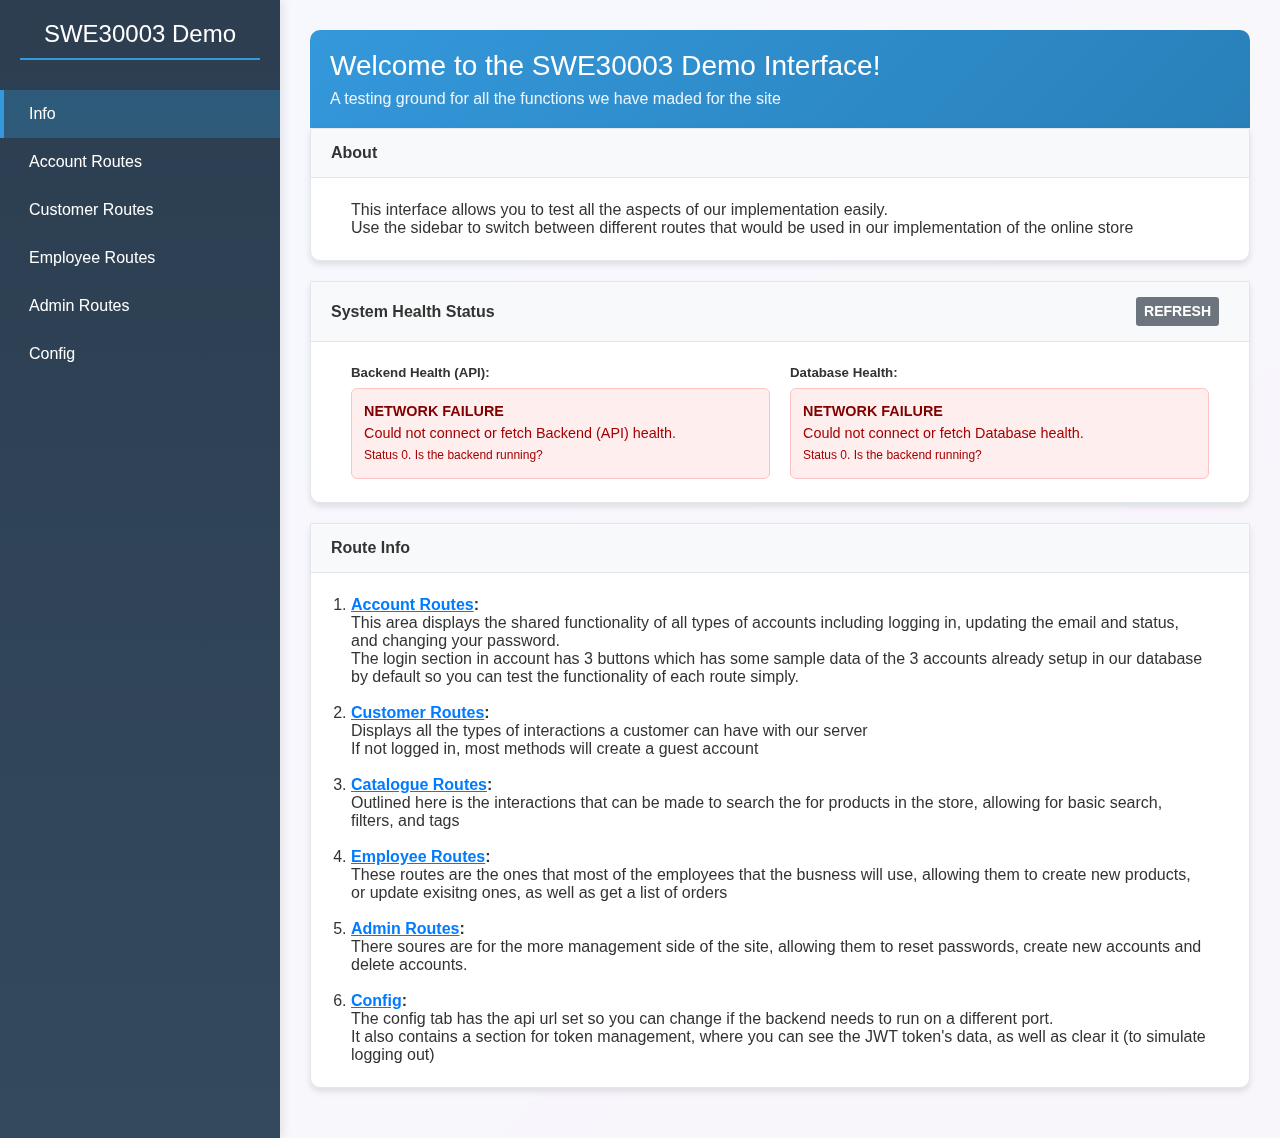
<file: frontend/index.html>
<!DOCTYPE html>
<html lang="en">
<head>
    <meta charset="UTF-8">
    <meta name="viewport" content="width=device-width, initial-scale=1.0">
    <title>SWE30003 Demo</title>
    <link rel="stylesheet" href="styles.css">
</head>
<body>
    <div class="container">
        <div class="sidebar">
            <h2>SWE30003 Demo</h2>
            <div class="nav-item active" data-section="info">
                Info
            </div>
            <div class="nav-item" data-section="accounts">
                Account Routes
            </div>
            <div class="nav-item" data-section="customer">
                Customer Routes
            </div>
            <div class="nav-item" data-section="employee">
                Employee Routes
            </div>
            <div class="nav-item" data-section="admin">
                Admin Routes
            </div>
            <div class="nav-item" data-section="config">
                Config
            </div>
        </div>

        <div id="main-content-area" class="main-content">
        </div>
    </div>

    <script src="js/info.js"></script>
    <script src="js/config.js"></script>
    <script src="js/accounts.js"></script>
    <script src="js/admin.js"></script>
    <script src="js/customer.js"></script>
    <script src="js/employee.js"></script>
    <script src="main.js"></script>
</body>
</html>
</file>
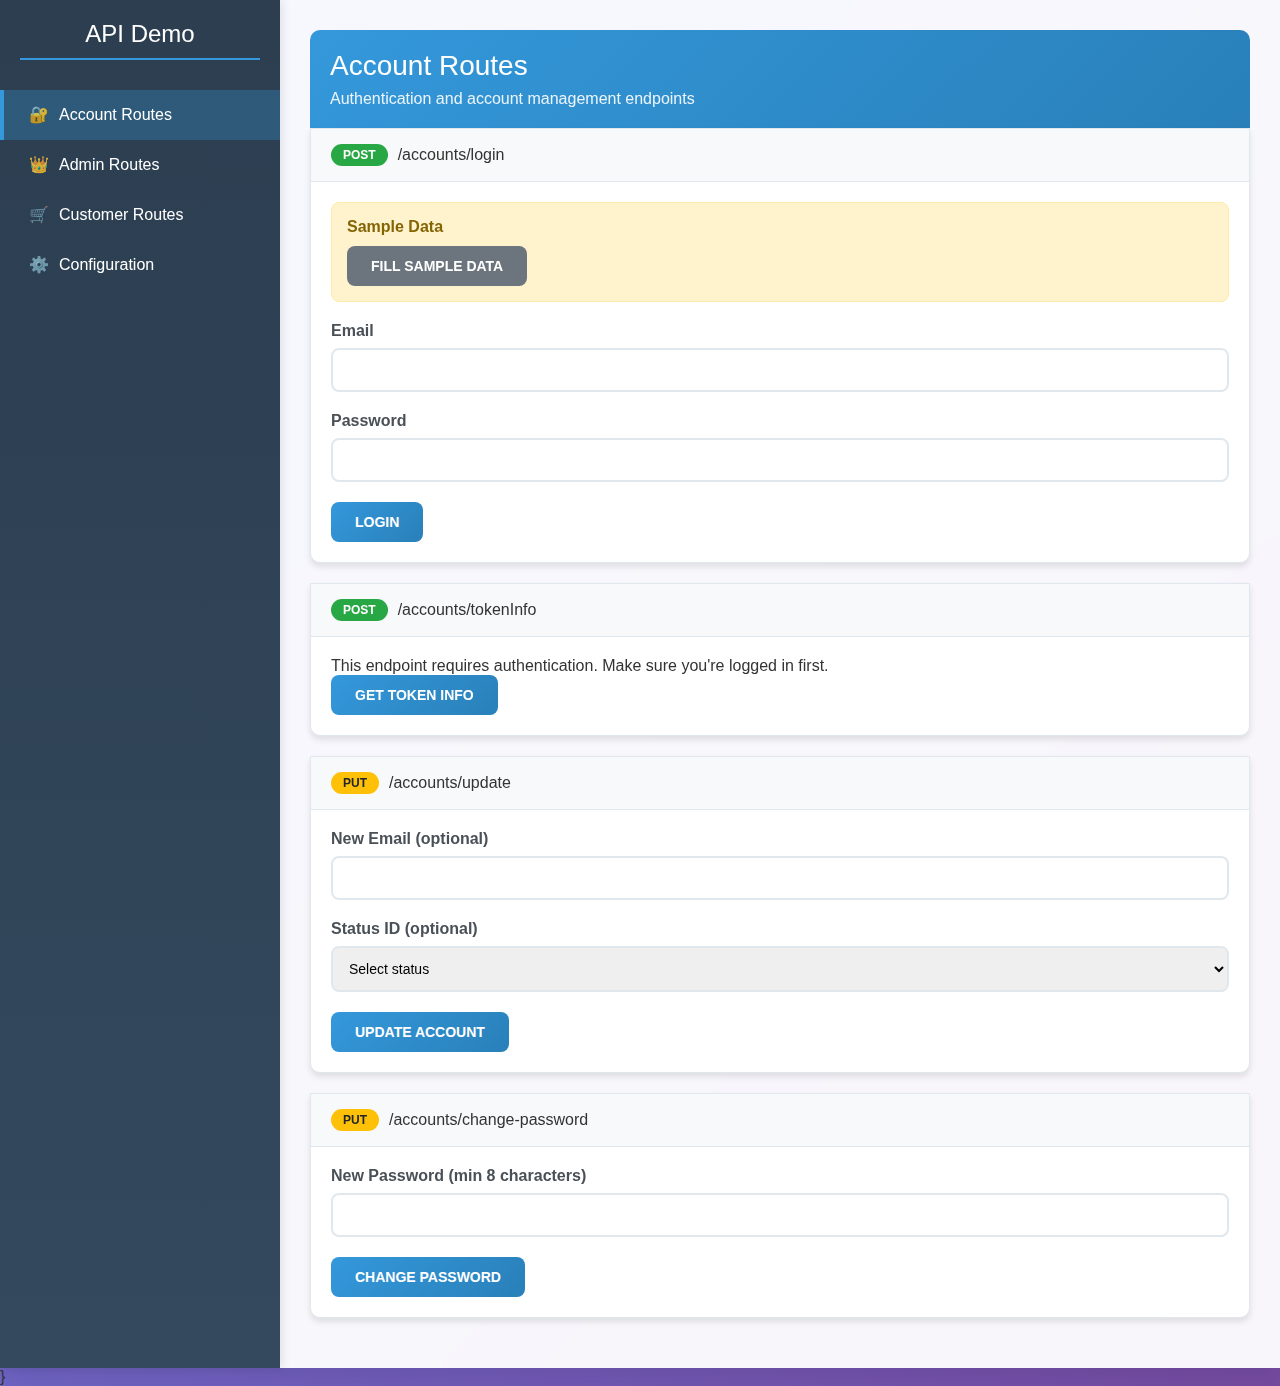
<file: frontend/fastapi_demo.html>
<!DOCTYPE html>
<html lang="en">
<head>
    <meta charset="UTF-8">
    <meta name="viewport" content="width=device-width, initial-scale=1.0">
    <title>FastAPI Routes Demo</title>
    <style>
        * {
            margin: 0;
            padding: 0;
            box-sizing: border-box;
        }

        body {
            font-family: 'Segoe UI', Tahoma, Geneva, Verdana, sans-serif;
            background: linear-gradient(135deg, #667eea 0%, #764ba2 100%);
            min-height: 100vh;
            color: #333;
        }

        .container {
            display: flex;
            min-height: 100vh;
            background: rgba(255, 255, 255, 0.95);
            backdrop-filter: blur(10px);
            box-shadow: 0 8px 32px rgba(0, 0, 0, 0.1);
        }

        .sidebar {
            width: 280px;
            background: linear-gradient(180deg, #2c3e50 0%, #34495e 100%);
            color: white;
            padding: 20px 0;
            box-shadow: 2px 0 10px rgba(0, 0, 0, 0.1);
        }

        .sidebar h2 {
            text-align: center;
            margin-bottom: 30px;
            font-weight: 300;
            font-size: 24px;
            border-bottom: 2px solid #3498db;
            padding-bottom: 10px;
            margin-left: 20px;
            margin-right: 20px;
        }

        .nav-item {
            padding: 15px 25px;
            cursor: pointer;
            transition: all 0.3s ease;
            border-left: 4px solid transparent;
            display: flex;
            align-items: center;
            gap: 10px;
        }

        .nav-item:hover {
            background: rgba(52, 152, 219, 0.2);
            border-left-color: #3498db;
            transform: translateX(5px);
        }

        .nav-item.active {
            background: rgba(52, 152, 219, 0.3);
            border-left-color: #3498db;
        }

        .nav-icon {
            width: 20px;
            height: 20px;
            opacity: 0.8;
        }

        .main-content {
            flex: 1;
            padding: 30px;
            overflow-y: auto;
        }

        .content-section {
            display: none;
            animation: fadeIn 0.3s ease-in;
        }

        .content-section.active {
            display: block;
        }

        @keyframes fadeIn {
            from { opacity: 0; transform: translateY(10px); }
            to { opacity: 1; transform: translateY(0); }
        }

        .section-header {
            background: linear-gradient(135deg, #3498db, #2980b9);
            color: white;
            padding: 20px;
            border-radius: 10px 10px 0 0;
            margin-bottom: 0;
        }

        .section-header h3 {
            font-size: 28px;
            font-weight: 300;
        }

        .section-header p {
            margin-top: 8px;
            opacity: 0.9;
        }

        .endpoint-card {
            background: white;
            border: 1px solid #e1e8ed;
            border-radius: 0 0 10px 10px;
            margin-bottom: 20px;
            box-shadow: 0 4px 6px rgba(0, 0, 0, 0.1);
            overflow: hidden;
        }

        .endpoint-header {
            background: #f8f9fa;
            padding: 15px 20px;
            border-bottom: 1px solid #e1e8ed;
            display: flex;
            align-items: center;
            gap: 10px;
        }

        .method-badge {
            padding: 4px 12px;
            border-radius: 20px;
            font-size: 12px;
            font-weight: bold;
            text-transform: uppercase;
        }

        .method-post { background: #28a745; color: white; }
        .method-get { background: #007bff; color: white; }
        .method-put { background: #ffc107; color: #212529; }
        .method-delete { background: #dc3545; color: white; }

        .endpoint-body {
            padding: 20px;
        }

        .form-group {
            margin-bottom: 20px;
        }

        .form-group label {
            display: block;
            margin-bottom: 8px;
            font-weight: 600;
            color: #495057;
        }

        .form-control {
            width: 100%;
            padding: 12px;
            border: 2px solid #e1e8ed;
            border-radius: 8px;
            font-size: 14px;
            transition: all 0.3s ease;
        }

        .form-control:focus {
            outline: none;
            border-color: #3498db;
            box-shadow: 0 0 0 3px rgba(52, 152, 219, 0.1);
        }

        .btn {
            padding: 12px 24px;
            border: none;
            border-radius: 8px;
            cursor: pointer;
            font-size: 14px;
            font-weight: 600;
            text-transform: uppercase;
            transition: all 0.3s ease;
            margin-right: 10px;
        }

        .btn-primary {
            background: linear-gradient(135deg, #3498db, #2980b9);
            color: white;
        }

        .btn-primary:hover {
            transform: translateY(-2px);
            box-shadow: 0 4px 12px rgba(52, 152, 219, 0.3);
        }

        .btn-secondary {
            background: #6c757d;
            color: white;
        }

        .btn-secondary:hover {
            background: #5a6268;
            transform: translateY(-1px);
        }

        .response-container {
            margin-top: 20px;
            padding: 15px;
            background: #f8f9fa;
            border-radius: 8px;
            border-left: 4px solid #3498db;
        }

        .response-container h4 {
            margin-bottom: 10px;
            color: #495057;
        }

        .response-content {
            background: #2d3748;
            color: #e2e8f0;
            padding: 15px;
            border-radius: 6px;
            font-family: 'Courier New', monospace;
            font-size: 13px;
            line-height: 1.4;
            white-space: pre-wrap;
            word-wrap: break-word;
            max-height: 300px;
            overflow-y: auto;
        }

        .token-display {
            background: #e8f5e8;
            border: 1px solid #c3e6c3;
            padding: 10px;
            border-radius: 6px;
            margin-bottom: 15px;
            font-family: monospace;
            font-size: 12px;
            word-break: break-all;
        }

        .fake-data-section {
            background: #fff3cd;
            border: 1px solid #ffeaa7;
            border-radius: 8px;
            padding: 15px;
            margin-bottom: 20px;
        }

        .fake-data-section h4 {
            margin-bottom: 10px;
            color: #856404;
        }

        .grid {
            display: grid;
            grid-template-columns: repeat(auto-fit, minmax(300px, 1fr));
            gap: 20px;
        }

        .loading {
            opacity: 0.6;
            pointer-events: none;
        }

        .error {
            color: #dc3545;
            background: #f8d7da;
            border: 1px solid #f5c6cb;
            padding: 10px;
            border-radius: 6px;
            margin-top: 10px;
        }

        .success {
            color: #155724;
            background: #d4edda;
            border: 1px solid #c3e6cb;
            padding: 10px;
            border-radius: 6px;
            margin-top: 10px;
        }
    </style>
</head>
<body>
    <div class="container">
        <div class="sidebar">
            <h2>API Demo</h2>
            <div class="nav-item active" data-section="accounts">
                <span class="nav-icon">🔐</span>
                Account Routes
            </div>
            <div class="nav-item" data-section="admin">
                <span class="nav-icon">👑</span>
                Admin Routes
            </div>
            <div class="nav-item" data-section="customer">
                <span class="nav-icon">🛒</span>
                Customer Routes
            </div>
            <div class="nav-item" data-section="config">
                <span class="nav-icon">⚙️</span>
                Configuration
            </div>
        </div>

        <div class="main-content">
            <!-- Configuration Section -->
            <div id="config" class="content-section">
                <div class="section-header">
                    <h3>Configuration</h3>
                    <p>Set up your API base URL and manage authentication tokens</p>
                </div>
                <div class="endpoint-card">
                    <div class="endpoint-body">
                        <div class="form-group">
                            <label for="apiBaseUrl">API Base URL</label>
                            <input type="text" id="apiBaseUrl" class="form-control" value="http://localhost:8000/api/v1/endpoints" placeholder="http://localhost:8000/api/v1/endpoints">
                        </div>
                        
                        <div id="currentToken" class="token-display" style="display: none;">
                            <strong>Current Token:</strong>
                            <div id="tokenValue"></div>
                            <button onclick="clearToken()" class="btn btn-secondary" style="margin-top: 10px;">Clear Token</button>
                        </div>
                        
                        <button onclick="saveConfig()" class="btn btn-primary">Save Configuration</button>
                    </div>
                </div>
            </div>

            <!-- Account Routes Section -->
            <div id="accounts" class="content-section active">
                <div class="section-header">
                    <h3>Account Routes</h3>
                    <p>Authentication and account management endpoints</p>
                </div>

                <!-- Login -->
                <div class="endpoint-card">
                    <div class="endpoint-header">
                        <span class="method-badge method-post">POST</span>
                        <span>/accounts/login</span>
                    </div>
                    <div class="endpoint-body">
                        <div class="fake-data-section">
                            <h4>Sample Data</h4>
                            <button onclick="fillLoginData()" class="btn btn-secondary">Fill Sample Data</button>
                        </div>
                        
                        <form id="loginForm">
                            <div class="form-group">
                                <label for="loginEmail">Email</label>
                                <input type="email" id="loginEmail" class="form-control" required>
                            </div>
                            <div class="form-group">
                                <label for="loginPassword">Password</label>
                                <input type="password" id="loginPassword" class="form-control" required>
                            </div>
                            <button type="submit" class="btn btn-primary">Login</button>
                        </form>
                        <div id="loginResponse" class="response-container" style="display: none;">
                            <h4>Response:</h4>
                            <div class="response-content"></div>
                        </div>
                    </div>
                </div>

                <!-- Token Info -->
                <div class="endpoint-card">
                    <div class="endpoint-header">
                        <span class="method-badge method-post">POST</span>
                        <span>/accounts/tokenInfo</span>
                    </div>
                    <div class="endpoint-body">
                        <p>This endpoint requires authentication. Make sure you're logged in first.</p>
                        <button onclick="getTokenInfo()" class="btn btn-primary">Get Token Info</button>
                        <div id="tokenInfoResponse" class="response-container" style="display: none;">
                            <h4>Response:</h4>
                            <div class="response-content"></div>
                        </div>
                    </div>
                </div>

                <!-- Update Account -->
                <div class="endpoint-card">
                    <div class="endpoint-header">
                        <span class="method-badge method-put">PUT</span>
                        <span>/accounts/update</span>
                    </div>
                    <div class="endpoint-body">
                        <form id="updateAccountForm">
                            <div class="form-group">
                                <label for="updateEmail">New Email (optional)</label>
                                <input type="email" id="updateEmail" class="form-control">
                            </div>
                            <div class="form-group">
                                <label for="updateStatus">Status ID (optional)</label>
                                <select id="updateStatus" class="form-control">
                                    <option value="">Select status</option>
                                    <option value="1">Active (1)</option>
                                    <option value="0">Inactive (0)</option>
                                </select>
                            </div>
                            <button type="submit" class="btn btn-primary">Update Account</button>
                        </form>
                        <div id="updateAccountResponse" class="response-container" style="display: none;">
                            <h4>Response:</h4>
                            <div class="response-content"></div>
                        </div>
                    </div>
                </div>

                <!-- Change Password -->
                <div class="endpoint-card">
                    <div class="endpoint-header">
                        <span class="method-badge method-put">PUT</span>
                        <span>/accounts/change-password</span>
                    </div>
                    <div class="endpoint-body">
                        <form id="changePasswordForm">
                            <div class="form-group">
                                <label for="newPassword">New Password (min 8 characters)</label>
                                <input type="password" id="newPassword" class="form-control" minlength="8" required>
                            </div>
                            <button type="submit" class="btn btn-primary">Change Password</button>
                        </form>
                        <div id="changePasswordResponse" class="response-container" style="display: none;">
                            <h4>Response:</h4>
                            <div class="response-content"></div>
                        </div>
                    </div>
                </div>
            </div>

            <!-- Admin Routes Section -->
            <div id="admin" class="content-section">
                <div class="section-header">
                    <h3>Admin Routes</h3>
                    <p>Administrative functions requiring admin privileges</p>
                </div>

                <!-- Create Account -->
                <div class="endpoint-card">
                    <div class="endpoint-header">
                        <span class="method-badge method-post">POST</span>
                        <span>/admin/createAccount</span>
                    </div>
                    <div class="endpoint-body">
                        <div class="fake-data-section">
                            <h4>Sample Data</h4>
                            <button onclick="fillCreateAccountData()" class="btn btn-secondary">Fill Sample Data</button>
                        </div>
                        
                        <form id="createAccountForm">
                            <div class="form-group">
                                <label for="createAccountEmail">Email</label>
                                <input type="email" id="createAccountEmail" class="form-control" required>
                            </div>
                            <div class="form-group">
                                <label for="createAccountPassword">Password (min 8 characters)</label>
                                <input type="password" id="createAccountPassword" class="form-control" minlength="8" required>
                            </div>
                            <div class="form-group">
                                <label for="createAccountRole">Role ID</label>
                                <select id="createAccountRole" class="form-control" required>
                                    <option value="">Select role</option>
                                    <option value="1">Admin (1)</option>
                                    <option value="2">Customer (2)</option>
                                    <option value="3">Staff (3)</option>
                                </select>
                            </div>
                            <button type="submit" class="btn btn-primary">Create Account</button>
                        </form>
                        <div id="createAccountResponse" class="response-container" style="display: none;">
                            <h4>Response:</h4>
                            <div class="response-content"></div>
                        </div>
                    </div>
                </div>

                <!-- Change Others Password -->
                <div class="endpoint-card">
                    <div class="endpoint-header">
                        <span class="method-badge method-put">PUT</span>
                        <span>/admin/changeOthersPassword</span>
                    </div>
                    <div class="endpoint-body">
                        <form id="changeOthersPasswordForm">
                            <div class="form-group">
                                <label for="othersNewPassword">New Password (min 8 characters)</label>
                                <input type="password" id="othersNewPassword" class="form-control" minlength="8" required>
                            </div>
                            <div class="form-group">
                                <label for="targetAccountId">Account ID</label>
                                <input type="number" id="targetAccountId" class="form-control" required>
                            </div>
                            <button type="submit" class="btn btn-primary">Change Password</button>
                        </form>
                        <div id="changeOthersPasswordResponse" class="response-container" style="display: none;">
                            <h4>Response:</h4>
                            <div class="response-content"></div>
                        </div>
                    </div>
                </div>

                <!-- Deactivate Account -->
                <div class="endpoint-card">
                    <div class="endpoint-header">
                        <span class="method-badge method-put">PUT</span>
                        <span>/admin/deactivateAccount</span>
                    </div>
                    <div class="endpoint-body">
                        <form id="deactivateAccountForm">
                            <div class="form-group">
                                <label for="deactivateAccountId">Account ID</label>
                                <input type="number" id="deactivateAccountId" class="form-control" required>
                            </div>
                            <button type="submit" class="btn btn-primary">Deactivate Account</button>
                        </form>
                        <div id="deactivateAccountResponse" class="response-container" style="display: none;">
                            <h4>Response:</h4>
                            <div class="response-content"></div>
                        </div>
                    </div>
                </div>

                <!-- Delete Account -->
                <div class="endpoint-card">
                    <div class="endpoint-header">
                        <span class="method-badge method-delete">DELETE</span>
                        <span>/admin/deleteAccount</span>
                    </div>
                    <div class="endpoint-body">
                        <form id="deleteAccountForm">
                            <div class="form-group">
                                <label for="deleteAccountId">Account ID</label>
                                <input type="number" id="deleteAccountId" class="form-control" required>
                            </div>
                            <button type="submit" class="btn btn-primary">Delete Account</button>
                        </form>
                        <div id="deleteAccountResponse" class="response-container" style="display: none;">
                            <h4>Response:</h4>
                            <div class="response-content"></div>
                        </div>
                    </div>
                </div>

                <!-- Get All Accounts -->
                <div class="endpoint-card">
                    <div class="endpoint-header">
                        <span class="method-badge method-get">GET</span>
                        <span>/admin/accounts</span>
                    </div>
                    <div class="endpoint-body">
                        <button onclick="getAllAccounts()" class="btn btn-primary">Get All Accounts</button>
                        <div id="getAllAccountsResponse" class="response-container" style="display: none;">
                            <h4>Response:</h4>
                            <div class="response-content"></div>
                        </div>
                    </div>
                </div>
            </div>

            <!-- Customer Routes Section -->
            <div id="customer" class="content-section">
                <div class="section-header">
                    <h3>Customer Routes</h3>
                    <p>Customer registration and shopping cart management</p>
                </div>

                <!-- Register -->
                <div class="endpoint-card">
                    <div class="endpoint-header">
                        <span class="method-badge method-post">POST</span>
                        <span>/customer/register</span>
                    </div>
                    <div class="endpoint-body">
                        <div class="fake-data-section">
                            <h4>Sample Data</h4>
                            <button onclick="fillRegisterData()" class="btn btn-secondary">Fill Sample Data</button>
                        </div>
                        
                        <form id="registerForm">
                            <div class="form-group">
                                <label for="registerEmail">Email</label>
                                <input type="email" id="registerEmail" class="form-control" required>
                            </div>
                            <div class="form-group">
                                <label for="registerPassword">Password</label>
                                <input type="password" id="registerPassword" class="form-control" required>
                            </div>
                            <button type="submit" class="btn btn-primary">Register</button>
                        </form>
                        <div id="registerResponse" class="response-container" style="display: none;">
                            <h4>Response:</h4>
                            <div class="response-content"></div>
                        </div>
                    </div>
                </div>

                <!-- Get Trolly -->
                <div class="endpoint-card">
                    <div class="endpoint-header">
                        <span class="method-badge method-get">GET</span>
                        <span>/customer/trolly</span>
                    </div>
                    <div class="endpoint-body">
                        <p>Requires customer authentication. Login as a customer first.</p>
                        <button onclick="getTrolly()" class="btn btn-primary">Get Shopping Cart</button>
                        <div id="getTrollyResponse" class="response-container" style="display: none;">
                            <h4>Response:</h4>
                            <div class="response-content"></div>
                        </div>
                    </div>
                </div>

                <!-- Add to Trolly -->
                <div class="endpoint-card">
                    <div class="endpoint-header">
                        <span class="method-badge method-post">POST</span>
                        <span>/customer/trolly/add</span>
                    </div>
                    <div class="endpoint-body">
                        <div class="fake-data-section">
                            <h4>Sample Data</h4>
                            <button onclick="fillTrollyData()" class="btn btn-secondary">Fill Sample Data</button>
                        </div>
                        
                        <form id="addToTrollyForm">
                            <div class="form-group">
                                <label for="addProductId">Product ID</label>
                                <input type="number" id="addProductId" class="form-control" required>
                            </div>
                            <div class="form-group">
                                <label for="addAmount">Amount</label>
                                <input type="number" id="addAmount" class="form-control" value="1" min="1" required>
                            </div>
                            <button type="submit" class="btn btn-primary">Add to Cart</button>
                        </form>
                        <div id="addToTrollyResponse" class="response-container" style="display: none;">
                            <h4>Response:</h4>
                            <div class="response-content"></div>
                        </div>
                    </div>
                </div>

                <!-- Remove from Trolly -->
                <div class="endpoint-card">
                    <div class="endpoint-header">
                        <span class="method-badge method-post">POST</span>
                        <span>/customer/trolly/remove</span>
                    </div>
                    <div class="endpoint-body">
                        <form id="removeFromTrollyForm">
                            <div class="form-group">
                                <label for="removeProductId">Product ID</label>
                                <input type="number" id="removeProductId" class="form-control" required>
                            </div>
                            <div class="form-group">
                                <label for="removeAmount">Amount</label>
                                <input type="number" id="removeAmount" class="form-control" value="1" min="1" required>
                            </div>
                            <button type="submit" class="btn btn-primary">Remove from Cart</button>
                        </form>
                        <div id="removeFromTrollyResponse" class="response-container" style="display: none;">
                            <h4>Response:</h4>
                            <div class="response-content"></div>
                        </div>
                    </div>
                </div>

                <!-- Clear Trolly -->
                <div class="endpoint-card">
                    <div class="endpoint-header">
                        <span class="method-badge method-post">POST</span>
                        <span>/customer/trolly/clear</span>
                    </div>
                    <div class="endpoint-body">
                        <p>Clear all items from the shopping cart.</p>
                        <button onclick="clearTrolly()" class="btn btn-primary">Clear Cart</button>
                        <div id="clearTrollyResponse" class="response-container" style="display: none;">
                            <h4>Response:</h4>
                            <div class="response-content"></div>
                        </div>
                    </div>
                </div>
            </div>
        </div>
    </div>

    <script>
        // Global configuration
        let API_BASE_URL = 'http://localhost:8000/api';
        let AUTH_TOKEN = null;

        // Initialize the application
        document.addEventListener('DOMContentLoaded', function() {
            // Load saved configuration
            loadConfig();
            
            // Set up navigation
            setupNavigation();
            
            // Set up form handlers
            setupFormHandlers();
            
            // Update token display
            updateTokenDisplay();
        });

        function loadConfig() {
            const savedUrl = localStorage.getItem('apiBaseUrl');
            const savedToken = localStorage.getItem('authToken');
            
            if (savedUrl) {
                API_BASE_URL = savedUrl;
                document.getElementById('apiBaseUrl').value = savedUrl;
            }
            
            if (savedToken) {
                AUTH_TOKEN = savedToken;
                updateTokenDisplay();
            }
        }

        function saveConfig() {
            const url = document.getElementById('apiBaseUrl').value.trim();
            if (url) {
                API_BASE_URL = url;
                localStorage.setItem('apiBaseUrl', url);
                showNotification('Configuration saved successfully!', 'success');
            }
        }

        function clearToken() {
            AUTH_TOKEN = null;
            localStorage.removeItem('authToken');
            updateTokenDisplay();
            showNotification('Token cleared successfully!', 'success');
        }

        function updateTokenDisplay() {
            const tokenDisplay = document.getElementById('currentToken');
            const tokenValue = document.getElementById('tokenValue');
            
            if (AUTH_TOKEN) {
                tokenDisplay.style.display = 'block';
                tokenValue.textContent = AUTH_TOKEN;
            } else {
                tokenDisplay.style.display = 'none';
            }
        }

        function setupNavigation() {
            const navItems = document.querySelectorAll('.nav-item');
            const sections = document.querySelectorAll('.content-section');
            
            navItems.forEach(item => {
                item.addEventListener('click', function() {
                    const targetSection = this.getAttribute('data-section');
                    
                    // Update active nav item
                    navItems.forEach(nav => nav.classList.remove('active'));
                    this.classList.add('active');
                    
                    // Update active section
                    sections.forEach(section => section.classList.remove('active'));
                    document.getElementById(targetSection).classList.add('active');
                });
            });
        }

        function setupFormHandlers() {
            // Login form
            document.getElementById('loginForm').addEventListener('submit', handleLogin);
            
            // Update account form
            document.getElementById('updateAccountForm').addEventListener('submit', handleUpdateAccount);
            
            // Change password form
            document.getElementById('changePasswordForm').addEventListener('submit', handleChangePassword);
            
            // Create account form
            document.getElementById('createAccountForm').addEventListener('submit', handleCreateAccount);
            
            // Change others password form
            document.getElementById('changeOthersPasswordForm').addEventListener('submit', handleChangeOthersPassword);
            
            // Deactivate account form
            document.getElementById('deactivateAccountForm').addEventListener('submit', handleDeactivateAccount);
            
            // Delete account form
            document.getElementById('deleteAccountForm').addEventListener('submit', handleDeleteAccount);
            
            // Register form
            document.getElementById('registerForm').addEventListener('submit', handleRegister);
            
            // Add to trolly form
            document.getElementById('addToTrollyForm').addEventListener('submit', handleAddToTrolly);
            
            // Remove from trolly form
            document.getElementById('removeFromTrollyForm').addEventListener('submit', handleRemoveFromTrolly);
        }

        // API request helper
        async function makeRequest(endpoint, method = 'GET', body = null, requireAuth = false) {
            const url = `${API_BASE_URL}${endpoint}`;
            const headers = {
                'Content-Type': 'application/json'
            };
            
            if (requireAuth && AUTH_TOKEN) {
                headers['Authorization'] = `Bearer ${AUTH_TOKEN}`;
            }
            
            const config = {
                method,
                headers
            };
            
            if (body) {
                config.body = JSON.stringify(body);
            }
            
            try {
                const response = await fetch(url, config);
                const data = await response.text();
                
                let jsonData;
                try {
                    jsonData = JSON.parse(data);
                } catch (e) {
                    jsonData = { raw_response: data };
                }
                
                return {
                    ok: response.ok,
                    status: response.status,
                    data: jsonData
                };
            } catch (error) {
                return {
                    ok: false,
                    status: 0,
                    data: { error: error.message }
                };
            }
        }

        // Response display helper
        function displayResponse(elementId, response) {
            const container = document.getElementById(elementId);
            const content = container.querySelector('.response-content');
            
            container.style.display = 'block';
            content.textContent = JSON.stringify(response, null, 2);
            
            // Scroll to response
            container.scrollIntoView({ behavior: 'smooth', block: 'nearest' });
        }

        // Notification helper
        function showNotification(message, type = 'info') {
            // Create notification element
            const notification = document.createElement('div');
            notification.className = `notification ${type}`;
            notification.style.cssText = `
                position: fixed;
                top: 20px;
                right: 20px;
                padding: 15px 20px;
                background: ${type === 'success' ? '#d4edda' : type === 'error' ? '#f8d7da' : '#d1ecf1'};
                color: ${type === 'success' ? '#155724' : type === 'error' ? '#721c24' : '#0c5460'};
                border: 1px solid ${type === 'success' ? '#c3e6cb' : type === 'error' ? '#f5c6cb' : '#bee5eb'};
                border-radius: 8px;
                box-shadow: 0 4px 12px rgba(0, 0, 0, 0.15);
                z-index: 1000;
                max-width: 300px;
                font-weight: 500;
            `;
            notification.textContent = message;
            
            document.body.appendChild(notification);
            
            // Remove after 3 seconds
            setTimeout(() => {
                notification.remove();
            }, 3000);
        }

        // Form loading helper
        function setFormLoading(formId, loading) {
            const form = document.getElementById(formId);
            if (loading) {
                form.classList.add('loading');
            } else {
                form.classList.remove('loading');
            }
        }

        // Event handlers
        async function handleLogin(e) {
            e.preventDefault();
            setFormLoading('loginForm', true);
            
            const email = document.getElementById('loginEmail').value;
            const password = document.getElementById('loginPassword').value;
            
            const response = await makeRequest('/accounts/login', 'POST', {
                email,
                password
            });
            
            if (response.ok && response.data.token) {
                AUTH_TOKEN = response.data.token.access_token;
                localStorage.setItem('authToken', AUTH_TOKEN);
                updateTokenDisplay();
                showNotification('Login successful!', 'success');
            } else {
                showNotification('Login failed!', 'error');
            }
            
            displayResponse('loginResponse', response);
            setFormLoading('loginForm', false);
        }

        async function getTokenInfo() {
            if (!AUTH_TOKEN) {
                showNotification('Please login first!', 'error');
                return;
            }
            
            const response = await makeRequest('/accounts/tokenInfo', 'POST', null, true);
            displayResponse('tokenInfoResponse', response);
        }

        async function handleUpdateAccount(e) {
            e.preventDefault();
            setFormLoading('updateAccountForm', true);
            
            const email = document.getElementById('updateEmail').value;
            const status = document.getElementById('updateStatus').value;
            
            const payload = {};
            if (email) payload.email = email;
            if (status) payload.status_ID = parseInt(status);
            
            const response = await makeRequest('/accounts/update', 'PUT', payload, true);
            
            if (response.ok) {
                showNotification('Account updated successfully!', 'success');
            } else {
                showNotification('Failed to update account!', 'error');
            }
            
            displayResponse('updateAccountResponse', response);
            setFormLoading('updateAccountForm', false);
        }

        async function handleChangePassword(e) {
            e.preventDefault();
            setFormLoading('changePasswordForm', true);
            
            const newPassword = document.getElementById('newPassword').value;
            
            const response = await makeRequest('/accounts/change-password', 'PUT', {
                new_password: newPassword
            }, true);
            
            if (response.ok) {
                showNotification('Password changed successfully!', 'success');
                document.getElementById('newPassword').value = '';
            } else {
                showNotification('Failed to change password!', 'error');
            }
            
            displayResponse('changePasswordResponse', response);
            setFormLoading('changePasswordForm', false);
        }

        async function handleCreateAccount(e) {
            e.preventDefault();
            setFormLoading('createAccountForm', true);
            
            const email = document.getElementById('createAccountEmail').value;
            const password = document.getElementById('createAccountPassword').value;
            const roleId = parseInt(document.getElementById('createAccountRole').value);
            
            const response = await makeRequest('/admin/createAccount', 'POST', {
                email,
                password,
                role_ID: roleId
            }, true);
            
            if (response.ok) {
                showNotification('Account created successfully!', 'success');
                document.getElementById('createAccountForm').reset();
            } else {
                showNotification('Failed to create account!', 'error');
            }
            
            displayResponse('createAccountResponse', response);
            setFormLoading('createAccountForm', false);
        }

        async function handleChangeOthersPassword(e) {
            e.preventDefault();
            setFormLoading('changeOthersPasswordForm', true);
            
            const newPassword = document.getElementById('othersNewPassword').value;
            const accountId = parseInt(document.getElementById('targetAccountId').value);
            
            const response = await makeRequest('/admin/changeOthersPassword', 'PUT', {
                new_password: newPassword,
                account_ID: accountId
            }, true);
            
            if (response.ok) {
                showNotification('Password changed successfully!', 'success');
                document.getElementById('changeOthersPasswordForm').reset();
            } else {
                showNotification('Failed to change password!', 'error');
            }
            
            displayResponse('changeOthersPasswordResponse', response);
            setFormLoading('changeOthersPasswordForm', false);
        }

        async function handleDeactivateAccount(e) {
            e.preventDefault();
            setFormLoading('deactivateAccountForm', true);
            
            const accountId = parseInt(document.getElementById('deactivateAccountId').value);
            
            const response = await makeRequest('/admin/deactivateAccount', 'PUT', {
                account_ID: accountId
            }, true);
            
            if (response.ok) {
                showNotification('Account deactivated successfully!', 'success');
                document.getElementById('deactivateAccountForm').reset();
            } else {
                showNotification('Failed to deactivate account!', 'error');
            }
            
            displayResponse('deactivateAccountResponse', response);
            setFormLoading('deactivateAccountForm', false);
        }

        async function handleDeleteAccount(e) {
            e.preventDefault();
            
            if (!confirm('Are you sure you want to delete this account? This action cannot be undone.')) {
                return;
            }
            
            setFormLoading('deleteAccountForm', true);
            
            const accountId = parseInt(document.getElementById('deleteAccountId').value);
            
            const response = await makeRequest('/admin/deleteAccount', 'DELETE', {
                account_ID: accountId
            }, true);
            
            if (response.ok) {
                showNotification('Account deleted successfully!', 'success');
                document.getElementById('deleteAccountForm').reset();
            } else {
                showNotification('Failed to delete account!', 'error');
            }
            
            displayResponse('deleteAccountResponse', response);
            setFormLoading('deleteAccountForm', false);
        }

        async function getAllAccounts() {
            const response = await makeRequest('/admin/accounts', 'GET', null, true);
            
            if (response.ok) {
                showNotification('Accounts retrieved successfully!', 'success');
            } else {
                showNotification('Failed to retrieve accounts!', 'error');
            }
            
            displayResponse('getAllAccountsResponse', response);
        }

        async function handleRegister(e) {
            e.preventDefault();
            setFormLoading('registerForm', true);
            
            const email = document.getElementById('registerEmail').value;
            const password = document.getElementById('registerPassword').value;
            
            const response = await makeRequest('/customer/register', 'POST', {
                email,
                password
            });
            
            if (response.ok) {
                showNotification('Registration successful!', 'success');
                document.getElementById('registerForm').reset();
            } else {
                showNotification('Registration failed!', 'error');
            }
            
            displayResponse('registerResponse', response);
            setFormLoading('registerForm', false);
        }

        async function getTrolly() {
            if (!AUTH_TOKEN) {
                showNotification('Please login as a customer first!', 'error');
                return;
            }
            
            const response = await makeRequest('/customer/trolly', 'GET', null, true);
            
            if (response.ok) {
                showNotification('Shopping cart retrieved successfully!', 'success');
            } else {
                showNotification('Failed to retrieve shopping cart!', 'error');
            }
            
            displayResponse('getTrollyResponse', response);
        }

        async function handleAddToTrolly(e) {
            e.preventDefault();
            setFormLoading('addToTrollyForm', true);
            
            const productId = parseInt(document.getElementById('addProductId').value);
            const amount = parseInt(document.getElementById('addAmount').value);
            
            const response = await makeRequest('/customer/trolly/add', 'POST', {
                product_id: productId,
                amount: amount
            }, true);
            
            if (response.ok) {
                showNotification('Item added to cart successfully!', 'success');
            } else {
                showNotification('Failed to add item to cart!', 'error');
            }
            
            displayResponse('addToTrollyResponse', response);
            setFormLoading('addToTrollyForm', false);
        }

        async function handleRemoveFromTrolly(e) {
            e.preventDefault();
            setFormLoading('removeFromTrollyForm', true);
            
            const productId = parseInt(document.getElementById('removeProductId').value);
            const amount = parseInt(document.getElementById('removeAmount').value);
            
            const response = await makeRequest('/customer/trolly/remove', 'POST', {
                product_id: productId,
                amount: amount
            }, true);
            
            if (response.ok) {
                showNotification('Item removed from cart successfully!', 'success');
            } else {
                showNotification('Failed to remove item from cart!', 'error');
            }
            
            displayResponse('removeFromTrollyResponse', response);
            setFormLoading('removeFromTrollyForm', false);
        }

        async function clearTrolly() {
            if (!AUTH_TOKEN) {
                showNotification('Please login as a customer first!', 'error');
                return;
            }
            
            const response = await makeRequest('/customer/trolly/clear', 'POST', null, true);
            
            if (response.ok) {
                showNotification('Shopping cart cleared successfully!', 'success');
            } else {
                showNotification('Failed to clear shopping cart!', 'error');
            }
            
            displayResponse('clearTrollyResponse', response);
        }

        // Fake data functions
        function fillLoginData() {
            document.getElementById('loginEmail').value = 'customer@example.com';
            document.getElementById('loginPassword').value = 'password123';
        }

        function fillCreateAccountData() {
            const timestamp = Date.now();
            document.getElementById('createAccountEmail').value = `user${timestamp}@example.com`;
            document.getElementById('createAccountPassword').value = 'password123';
            document.getElementById('createAccountRole').value = '2';
        }

        function fillRegisterData() {
            const timestamp = Date.now();
            document.getElementById('registerEmail').value = `customer${timestamp}@example.com`;
            document.getElementById('registerPassword').value = 'password123';
        }

        function fillTrollyData() {
            document.getElementById('addProductId').value = Math.floor(Math.random() * 100) + 1;
            document.getElementById('addAmount').value = Math.floor(Math.random() * 5) + 1;
        }
    </script>
</body>
</html>
                }
</file>
<file: frontend/styles.css>
* {
    margin: 0;
    padding: 0;
    box-sizing: border-box;
}

body {
    font-family: 'Segoe UI', Tahoma, Geneva, Verdana, sans-serif;
    background: linear-gradient(135deg, #667eea 0%, #764ba2 100%);
    min-height: 100vh;
    color: #333;
}

.container {
    display: flex;
    min-height: 100vh;
    background: rgba(255, 255, 255, 0.95);
    backdrop-filter: blur(10px);
    box-shadow: 0 8px 32px rgba(0, 0, 0, 0.1);
}

.sidebar {
    width: 280px;
    background: linear-gradient(180deg, #2c3e50 0%, #34495e 100%);
    color: white;
    padding: 20px 0;
    box-shadow: 2px 0 10px rgba(0, 0, 0, 0.1);
}

.sidebar h2 {
    text-align: center;
    margin-bottom: 30px;
    font-weight: 300;
    font-size: 24px;
    border-bottom: 2px solid #3498db;
    padding-bottom: 10px;
    margin-left: 20px;
    margin-right: 20px;
}

.nav-item {
    padding: 15px 25px;
    cursor: pointer;
    transition: all 0.3s ease;
    border-left: 4px solid transparent;
    display: flex;
    align-items: center;
    gap: 10px;
}

.nav-item:hover {
    background: rgba(52, 152, 219, 0.2);
    border-left-color: #3498db;
    transform: translateX(5px);
}

.nav-item.active {
    background: rgba(52, 152, 219, 0.3);
    border-left-color: #3498db;
}

.nav-icon {
    width: 20px;
    height: 20px;
    opacity: 0.8;
}

.main-content {
    flex: 1;
    padding: 30px;
    overflow-y: auto;
}

.content-section {
    display: none;
    animation: fadeIn 0.3s ease-in;
}

.content-section.active {
    display: block;
}

@keyframes fadeIn {
    from { opacity: 0; transform: translateY(10px); }
    to { opacity: 1; transform: translateY(0); }
}

.section-header {
    background: linear-gradient(135deg, #3498db, #2980b9);
    color: white;
    padding: 20px;
    border-radius: 10px 10px 0 0;
    margin-bottom: 0;
}

.section-header h3 {
    font-size: 28px;
    font-weight: 300;
}

.section-header p {
    margin-top: 8px;
    opacity: 0.9;
}

.endpoint-card {
    background: white;
    border: 1px solid #e1e8ed;
    border-radius: 0 0 10px 10px;
    margin-bottom: 20px;
    box-shadow: 0 4px 6px rgba(0, 0, 0, 0.1);
    overflow: hidden;
}

.endpoint-header {
    background: #f8f9fa;
    padding: 15px 20px;
    border-bottom: 1px solid #e1e8ed;
    flex-wrap: wrap;
}

.endpoint-path-container {
    display: flex;
    align-items: center;
    gap: 10px;
    width: 100%;
    margin-bottom: 8px;
}

.endpoint-description {
    font-size: 0.9em;
    color: #555;
    margin-top: 8px;
    margin-bottom: 0;
    padding-left: 0;
    width: 100%;
    line-height: 1.4;
}

.endpoint-header .endpoint-description {
    flex-basis: 100%;
    margin-left: 0;
}


.method-badge {
    padding: 4px 12px;
    border-radius: 20px;
    font-size: 12px;
    font-weight: bold;
    text-transform: uppercase;
}

.method-post { background: #28a745; color: white; }
.method-get { background: #007bff; color: white; }
.method-put { background: #ffc107; color: #212529; }
.method-delete { background: #dc3545; color: white; }
.method-patch { background: #35c9dc; color: white; }

.endpoint-body {
    margin: 3px 20px 3px 20px;
    padding: 20px;
}

.form-group {
    margin-bottom: 20px;
}

.form-group label {
    display: block;
    margin-bottom: 8px;
    font-weight: 600;
    color: #495057;
}

.form-control {
    width: 100%;
    padding: 12px;
    border: 2px solid #e1e8ed;
    border-radius: 8px;
    font-size: 14px;
    transition: all 0.3s ease;
}

.form-control:focus {
    outline: none;
    border-color: #3498db;
    box-shadow: 0 0 0 3px rgba(52, 152, 219, 0.1);
}

.btn {
    padding: 12px 24px;
    border: none;
    border-radius: 8px;
    cursor: pointer;
    font-size: 14px;
    font-weight: 600;
    text-transform: uppercase;
    transition: all 0.3s ease;
    margin-right: 10px;
}

.btn-primary {
    background: #3498db;
    color: white;
}

.btn-primary:hover {
    transform: translateY(-2px);
    box-shadow: 0 4px 12px rgba(52, 152, 219, 0.3);
}

.btn-secondary {
    background: #6c757d;
    color: white;
}

.btn-secondary:hover {
    background: #5a6268;
    transform: translateY(-1px);
}

.response-content {
    background: #2d3748;
    color: #e2e8f0;
    padding: 15px;
    border-radius: 6px;
    font-family: 'Courier New', monospace;
    font-size: 13px;
    line-height: 1.4;
    white-space: pre-wrap;
    word-wrap: break-word;
    max-height: 300px;
    overflow-y: auto;
}

.token-display {
    background: #e8f5e8;
    border: 1px solid #c3e6c3;
    padding: 10px;
    border-radius: 6px;
    margin-bottom: 15px;
    font-family: monospace;
    font-size: 12px;
    word-break: break-all;
}

.fake-data-section {
    background: #fff3cd;
    border: 1px solid #ffeaa7;
    border-radius: 8px;
    padding: 15px;
    margin-bottom: 20px;
}

.fake-data-section h4 {
    margin-bottom: 10px;
    color: #856404;
}

.grid {
    display: grid;
    grid-template-columns: repeat(auto-fit, minmax(300px, 1fr));
    gap: 20px;
}

.loading {
    opacity: 0.6;
    pointer-events: none;
}

.error {
    color: #dc3545;
    background: #f8d7da;
    border: 1px solid #f5c6cb;
    padding: 10px;
    border-radius: 6px;
    margin-top: 10px;
}

.success {
    color: #155724;
    background: #d4edda;
    border: 1px solid #c3e6cb;
    padding: 10px;
    border-radius: 6px;
    margin-top: 10px;
}

.health-status-box {
    padding: 12px;
    border-radius: 6px;
    border: 1px solid #e1e8ed;
    margin-top: 8px;
    font-size: 0.9em;
    line-height: 1.5;
}

.health-status-box.status-ok {
    background-color: #e6ffed;
    border-color: #b3f5c8;
    color: #006421;
}
.health-status-box.status-ok strong {
    color: #004d1a;
}

.health-status-box.status-error {
    background-color: #ffeeee;
    border-color: #ffc2c2;
    color: #a50000;
}
.health-status-box.status-error strong {
    color: #800000;
}

.health-status-box.status-checking {
    background-color: #fff9e6;
    border-color: #ffecb3;
    color: #665200;
}

.health-status-box .text-success { color: #155724; }
.health-status-box .text-danger { color: #721c24; }
.health-status-box .text-warning { color: #856404; }

.btn-sm {
    padding: .25rem .5rem;
    font-size: .875rem;
    line-height: 1.5;
    border-radius: .2rem;
}

#info .endpoint-body ol li a.nav-link {
    text-decoration: underline;
    color: #007bff;
}
#info .endpoint-body ol li a.nav-link:hover {
    color: #0056b3;
}

.table {
  width: 100%;
  border-collapse: collapse;
  font-family: Arial, sans-serif;
  margin-top: 1em;
}

.table th, .table td {
  border: 1px solid #ccc;
  padding: 8px 12px;
  text-align: left;
}

.table thead {
  background-color: #04468d;
  color: white;
}

.table tbody tr:hover {
  background-color: #e0f0ff28;
  cursor: pointer;
}

.table th {
  user-select: none;
}

details {
  border: 1px solid #ccc;
  border-radius: 5px;
  padding: 0.75em 1em;
  margin-bottom: 1em;
  background: #f9f9f9;
  box-shadow: 0 2px 5px rgba(0,0,0,0.05);
  transition: background-color 0.3s ease;
}

details[open] {
  background: #e8f0fe;
  border-color: #92add8;
  box-shadow: 0 2px 10px rgba(198, 209, 226, 0.3);
}


summary {
  font-weight: 600;
  font-size: 1.1em;
  cursor: pointer;
  outline: none;
  list-style: none;
  user-select: none;
  display: flex;
  align-items: center;
  gap: 0.5em;
}

summary::marker {
  content: '';
}

summary::before {
  content: "▶";
  display: inline-block;
  transform-origin: center;
  transition: transform 0.2s ease;
  font-size: 0.9em;
  color: #a5c1ec;
}

details[open] summary::before {
  transform: rotate(90deg);
}

summary:hover {
  color: #3367d6;
}
</file>
